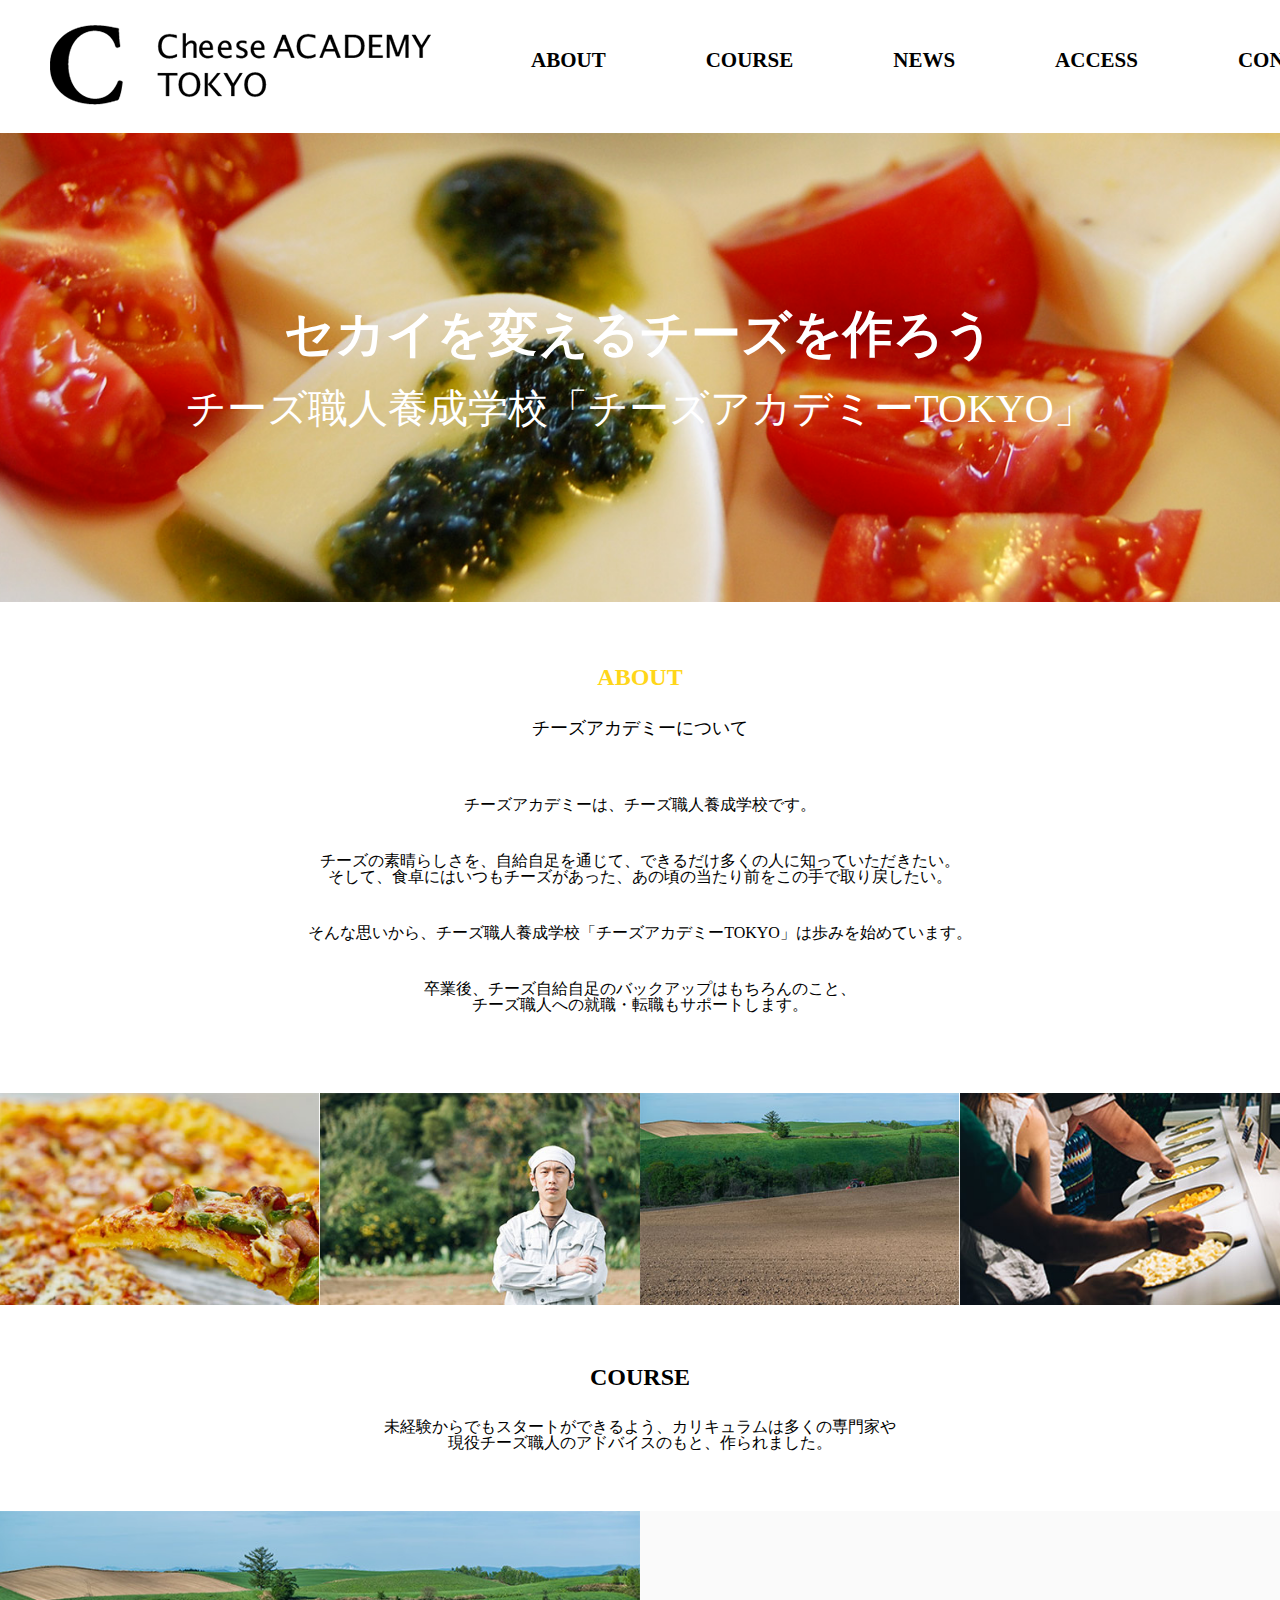
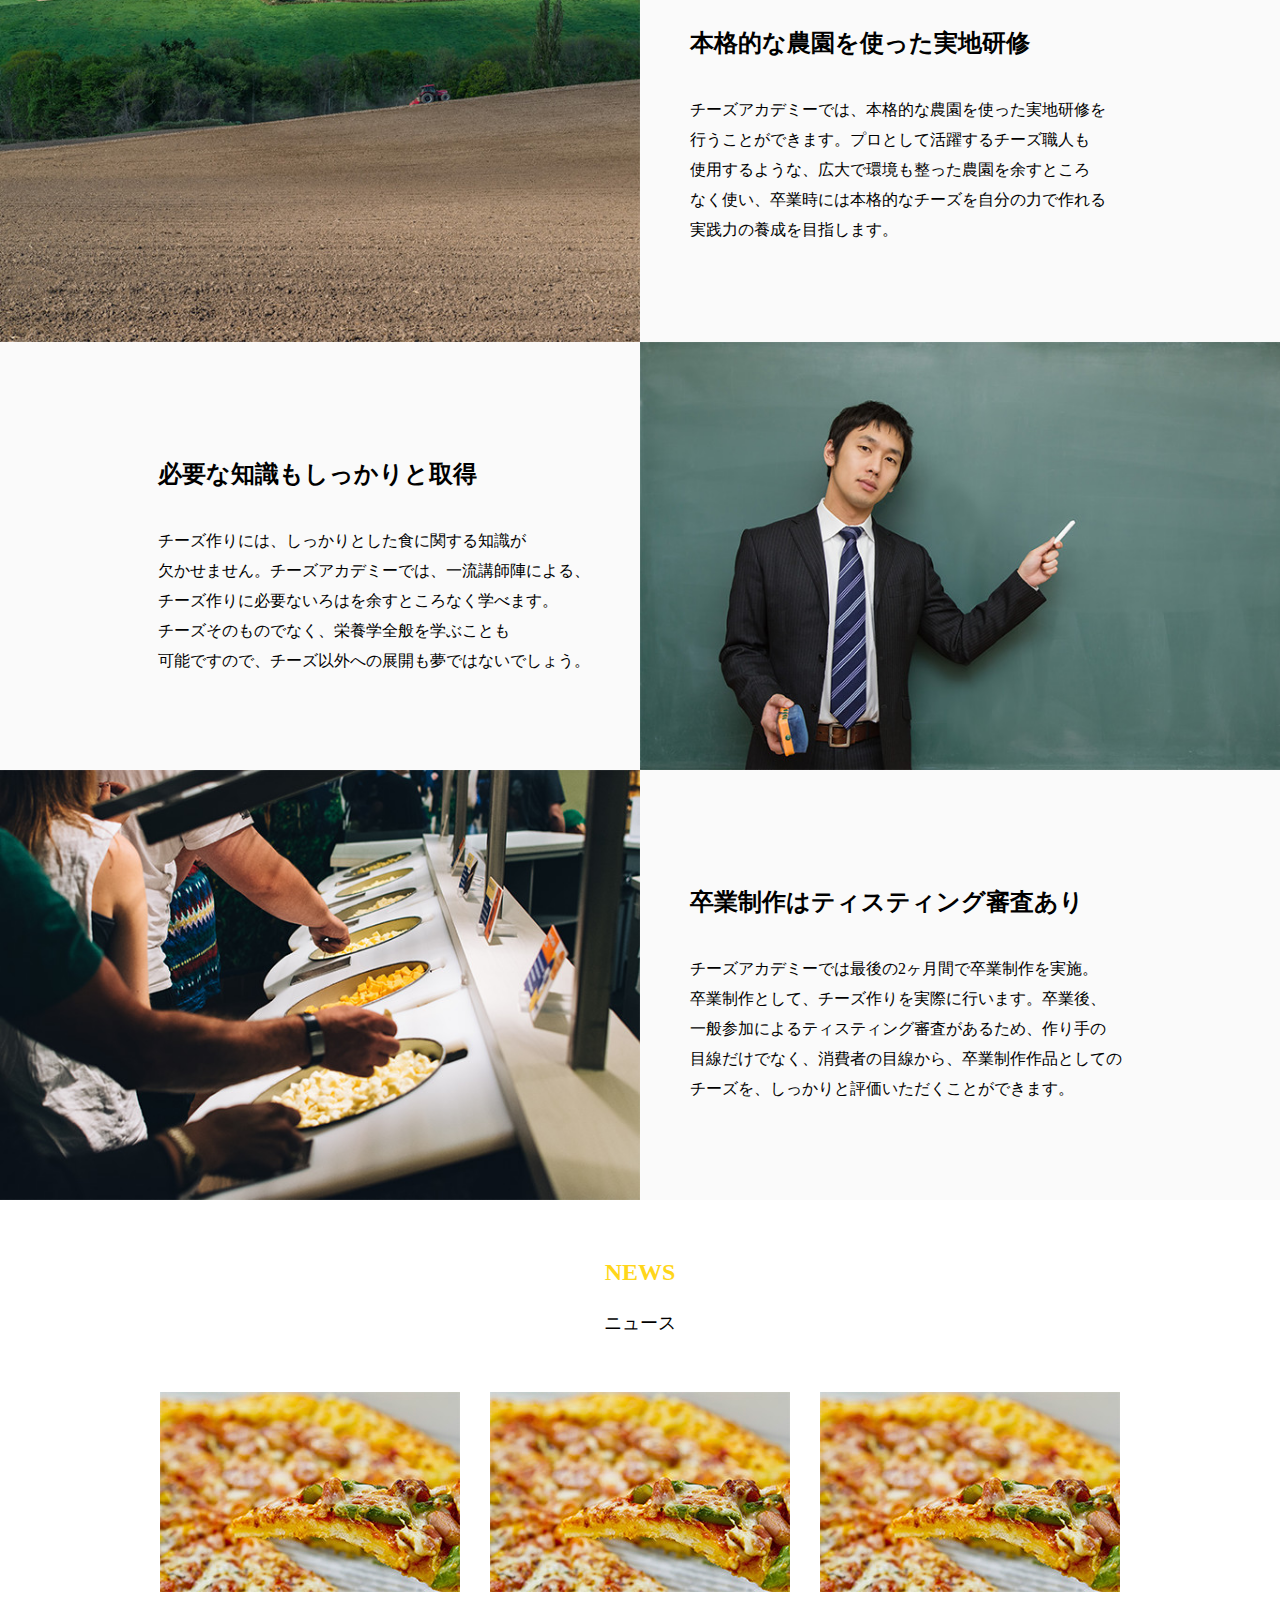
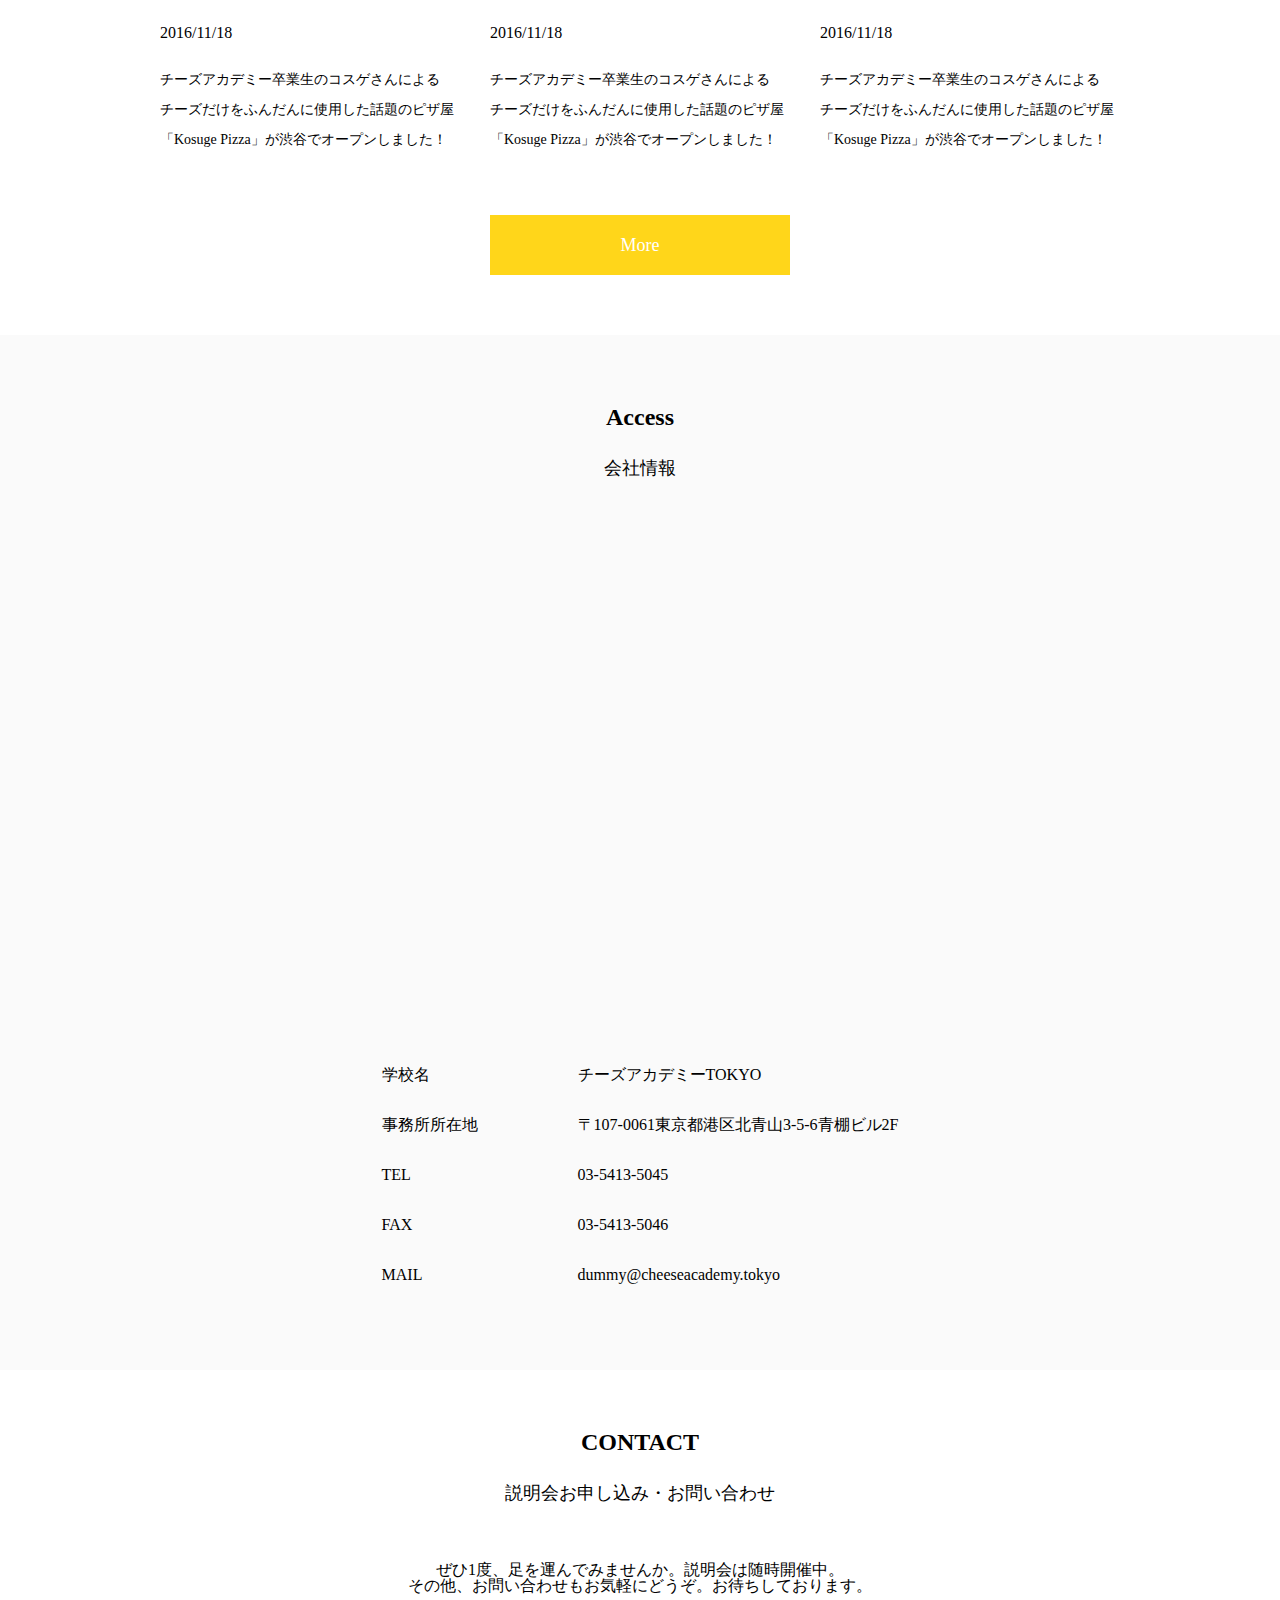
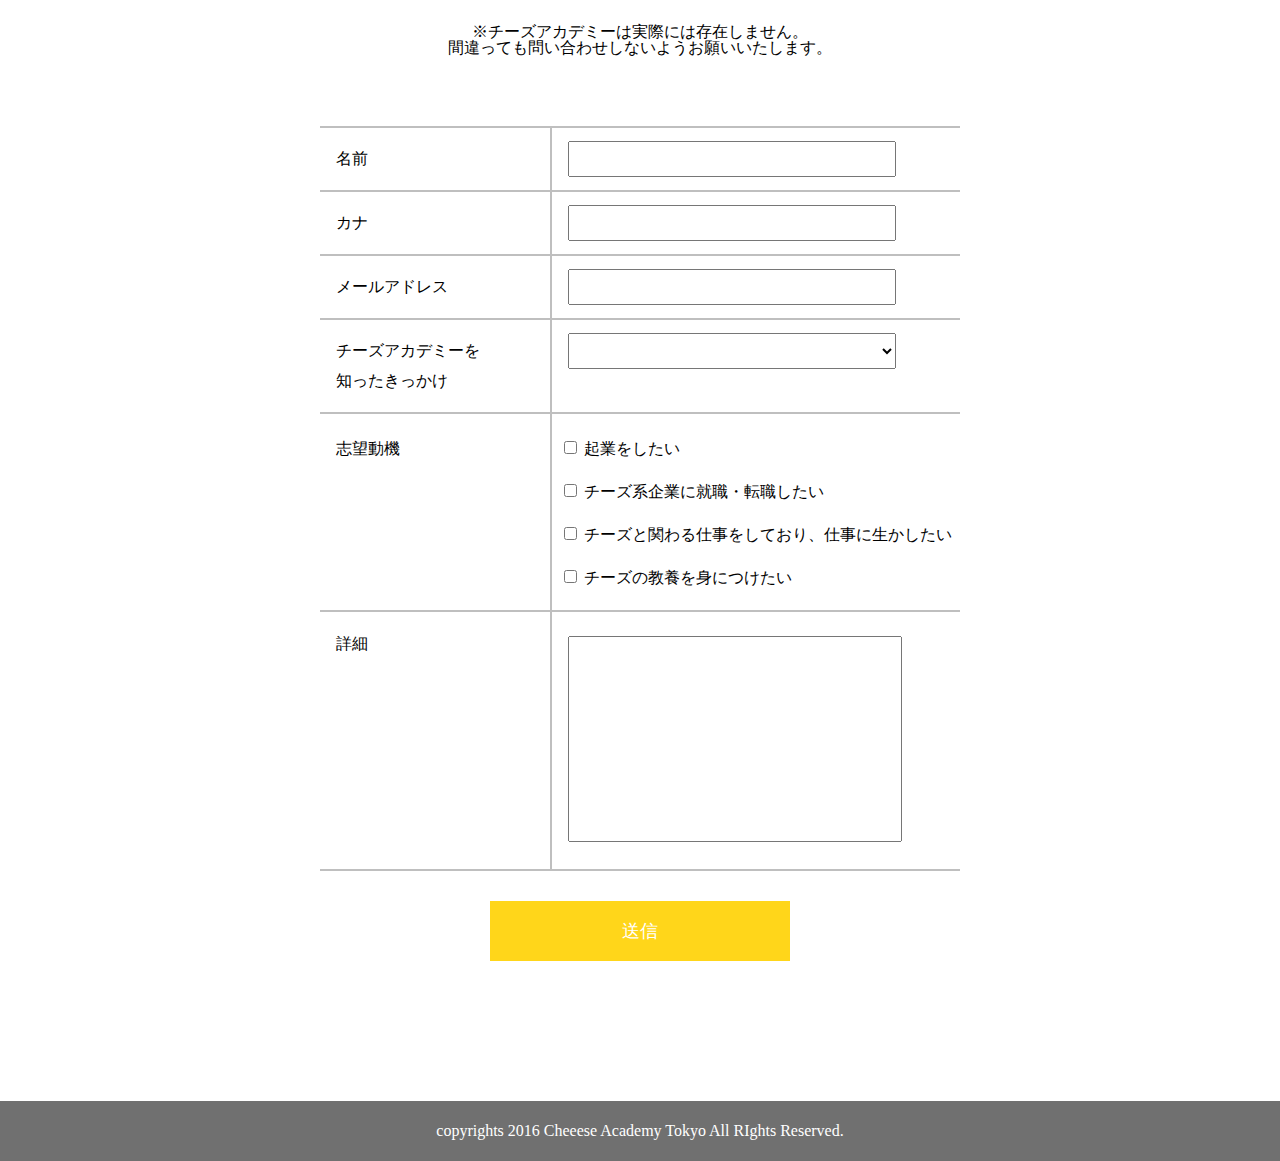
<file: html_moriguchi_32/index.html>
<!DOCTYPE html>
<html lang="ja">
<!-- 最初の設定は終わっています　必要な方は触ってください -->

<head>
  <meta charset="UTF-8">
  <meta name="viewport" content="width=device-width, initial-scale=1.0">
  <meta http-equiv="X-UA-Compatible" content="ie=edge">
  <title>チーズアカデミー</title>
  <link rel="stylesheet" href="css/reset.css">
  <link rel="stylesheet" href="css/style.css">
</head>
<!-- 最初の設定は終わっています　必要な方は触ってください -->

<body>
<div id="all">
  <!-- この中に記述していく -->
  <!-- ここから下にコードを書く -->
  
  <!-- ヘッダー -->
  <header class="header">
    <div class="head">
      <div class="logo">
        <img src="img/header_logo.png" alt="">
      </div>
      <div class="menulink">
        <div class="menu">
          <a href="#About">ABOUT</a>
        </div>
        <div class="menu">
          <a href="#Course">COURSE</a>
        </div>
        <div class="menu">
          <a href="#News">NEWS</a>
        </div>
        <div class="menu">
          <a href="#Access">ACCESS</a>
        </div>
        <div class="menu">
          <a href="#Contact">CONTACT</a>
        </div>
      </div>
    </div>  
 </header>

 <!-- メイン写真 -->
 <div class="main">
   <img src="img/mainbg.png" alt="" class="mainimage">
   <div class="title">
     <p class="title1">セカイを変えるチーズを作ろう</p>
     <p class="title2">チーズ職人養成学校「チーズアカデミーTOKYO」</p>
   </div>
 </div>

 <!-- ABOUT -->
 <h1 class="colortitle" id="About">ABOUT</h1>
 <h2>チーズアカデミーについて</h2>
 <p>チーズアカデミーは、チーズ職人養成学校です。</p>
  <div class="about-p1">
   <p>チーズの素晴らしさを、自給自足を通じて、できるだけ多くの人に知っていただきたい。</p>
   <p>そして、食卓にはいつもチーズがあった、あの頃の当たり前をこの手で取り戻したい。</p>
  </div>
  <p class="about-p2">そんな思いから、チーズ職人養成学校「チーズアカデミーTOKYO」は歩みを始めています。</p>
  <div class="about-p3">
   <p>卒業後、チーズ自給自足のバックアップはもちろんのこと、</p>
   <p>チーズ職人への就職・転職もサポートします。</p>
  </div>
  <div class="aboutphoto">
   <img src="img/about_04.jpg" alt="" class="aboutphoto1">
   <img src="img/about_03.jpg" alt="" class="aboutphoto2">
   <img src="img/about_02.jpg" alt="" class="aboutphoto3">
   <img src="img/about_01.jpg" alt="" class="aboutphoto4">
  </div>

 <!-- COURSE -->
 <h1 id="Course">COURSE</h1>
 <p class="course-p">
  未経験からでもスタートができるよう、カリキュラムは多くの専門家や<br>
  現役チーズ職人のアドバイスのもと、作られました。</p>
 <div class="course-text1-3">
   <img src="img/course_01.jpg" alt="" class="course-photo">
   <div class="course-d1-3">
     <h1 class="course-title1-3">本格的な農園を使った実地研修</h1>
     <p class="course-s1">チーズアカデミーでは、本格的な農園を使った実地研修を<br>
      行うことができます。プロとして活躍するチーズ職人も<br>
      使用するような、広大で環境も整った農園を余すところ<br>
      なく使い、卒業時には本格的なチーズを自分の力で作れる<br>
      実践力の養成を目指します。</p>
    </div>
  </div>
  <div class="course-text2">
    <div class="course-d2">
     <h1 class="course-title2">必要な知識もしっかりと取得</h1>
     <p class="course-s2">チーズ作りには、しっかりとした食に関する知識が<br>
      欠かせません。チーズアカデミーでは、一流講師陣による、<br>
      チーズ作りに必要ないろはを余すところなく学べます。<br>
      チーズそのものでなく、栄養学全般を学ぶことも<br>
      可能ですので、チーズ以外への展開も夢ではないでしょう。</p>
    </div>
    <img src="img/course_02.jpg" alt="" class="course-photo">
  </div>
  <div class="course-text1-3">
    <img src="img/course_03.jpg" alt="" class="course-photo">
    <div class="course-d1-3">
      <h1 class="course-title1-3">卒業制作はティスティング審査あり</h1>
      <p class="course-s3">チーズアカデミーでは最後の2ヶ月間で卒業制作を実施。<br>
      卒業制作として、チーズ作りを実際に行います。卒業後、<br>
      一般参加によるティスティング審査があるため、作り手の<br>
      目線だけでなく、消費者の目線から、卒業制作作品としての<br>
      チーズを、しっかりと評価いただくことができます。</p>
    </div>
  </div>

 <!-- NEWS -->
 <h1 class="colortitle" id="News">NEWS</h1>
 <h2>ニュース</h2>
 <div class="news">
   <div class="news-d">
     <img src="img/news_img.jpg" alt="">
     <p class="news-date">2016/11/18</p>
     <p class="news-p">チーズアカデミー卒業生のコスゲさんによる<br>
      チーズだけをふんだんに使用した話題のピザ屋<br>
      「Kosuge Pizza」が渋谷でオープンしました！</p>
   </div>
   <div class="news-d">
     <img src="img/news_img.jpg" alt="">
     <p class="news-date">2016/11/18</p>
     <p class="news-p">チーズアカデミー卒業生のコスゲさんによる<br>
        チーズだけをふんだんに使用した話題のピザ屋<br>
       「Kosuge Pizza」が渋谷でオープンしました！
      </p>
    </div>
    <div class="news-d">
      <img src="img/news_img.jpg" alt="">
      <p class="news-date">2016/11/18</p>
      <p class="news-p">チーズアカデミー卒業生のコスゲさんによる<br>
        チーズだけをふんだんに使用した話題のピザ屋<br>
        「Kosuge Pizza」が渋谷でオープンしました！
      </p>
    </div>
 </div>

 <!-- MORE -->
 <a href="#" class="more-button">More</a>
 

 <!-- ACCESS -->
 <div class="access-all" id="Access">
   <h1>Access</h1>
   <h2>会社情報</h2>
   <iframe src="https://www.google.com/maps/embed?pb=!1m18!1m12!1m3!1d3910.6480534968146!2d139.70399082549153!3d35.669514600679946!2m3!1f0!2f0!3f0!3m2!1i1024!2i768!4f13.1!3m3!1m2!1s0x60188c9fa9e2e881%3A0x35396adb5ba7ce03!2z44K444O844K644Ki44Kr44OH44Of44O85p2x5Lqs!5e0!3m2!1sja!2sjp!4v1684485304395!5m2!1sja!2sjp" width="600" height="450" style="border:0;" allowfullscreen="" loading="lazy" referrerpolicy="no-referrer-when-downgrade"></iframe>
   <div class="list">
     <ul class="list-name">
       <li>学校名</li>
       <li>事務所所在地</li>
       <li>TEL</li>
       <li>FAX</li>
       <li>MAIL</li>
     </ul>
     <ul class="list-d">
       <li>チーズアカデミーTOKYO</li>
       <li>〒107-0061東京都港区北青山3-5-6青棚ビル2F</li>
       <li>03-5413-5045</li>
       <li>03-5413-5046</li>
       <li>dummy@cheeseacademy.tokyo</li>
     </ul>
   </div>
 </div>
 

 <!-- CONTACT -->
 <h1 id="Contact">CONTACT</h1>
 <h2>説明会お申し込み・お問い合わせ</h2>
 <p class="contact-p1">ぜひ1度、足を運んでみませんか。説明会は随時開催中。<br>
   その他、お問い合わせもお気軽にどうぞ。お待ちしております。</p>
 <p class="contact-p2">※チーズアカデミーは実際には存在しません。<br>
   間違っても問い合わせしないようお願いいたします。</p>

 <!-- FORM -->
 <form action="">
    <table class="contact-table">
       <tr>
         <th class="contact-item">名前</th>
         <td class="contact-body">
           <input type="text" id="name" class="input1-4">
         </td>
       </tr>
       <tr>
         <th class="contact-item">カナ</th>
         <td class="contact-body">
           <input type="text" id="kana" class="input1-4">
         </td>
      </tr>
      <tr>
        <th class="contact-item">メールアドレス</th>
        <td class="contact-body">
          <input type="text" id="adress" class="input1-4">
        </td>
      </tr>
      <tr>
        <th class="contact-item">
            チーズアカデミーを<br>
            知ったきっかけ
        </th>
        <td class="contact-body">
          <select name="" id="chance" class="input1-4">
            <option value=""></option>
            <option value="">google検索</option>
            <option value="">SNS</option>
            <option value="">紹介</option>
            <option value="">たまたま通りかかった</option>
            <option value="">その他</option>
         </select>
        </td>
      </tr>
      <tr>
        <th class="contact-item">志望動機</th>
        <td class="contact-body">
           <label for="" class="checkbox">
             <input type="checkbox">
             <span>起業をしたい</span>
           </label>
           <label for="" class="checkbox">
             <input type="checkbox">
             <span>チーズ系企業に就職・転職したい</span>
           </label>
           <label for="" class="checkbox">
             <input type="checkbox">
             <span>チーズと関わる仕事をしており、仕事に生かしたい</span>
           </label>
           <label for="" class="checkbox">
             <input type="checkbox">
             <span>チーズの教養を身につけたい</span>
           </label>
        </td>
      </tr>
      <tr>
        <th class="contact-item-d">詳細</th>
        <td class="contact-body" >
          <textarea name="detail" cols="30" rows="10" class="textarea" ></textarea>
        </td>
      </tr>
    </table>
    <input class="submit-button" type="submit" value="送信">
 </form>


<!-- FOOTER -->
 <footer class="footer">
  copyrights 2016 Cheeese Academy Tokyo All RIghts Reserved.
 </footer>

  <!-- ここから上にコードを書く -->
  <!-- この中に記述していく -->
  <script src="https://code.jquery.com/jquery-3.2.1.min.js"></script>
  <script src="js/main.js"></script>
</div>
</body>

</html>
</file>
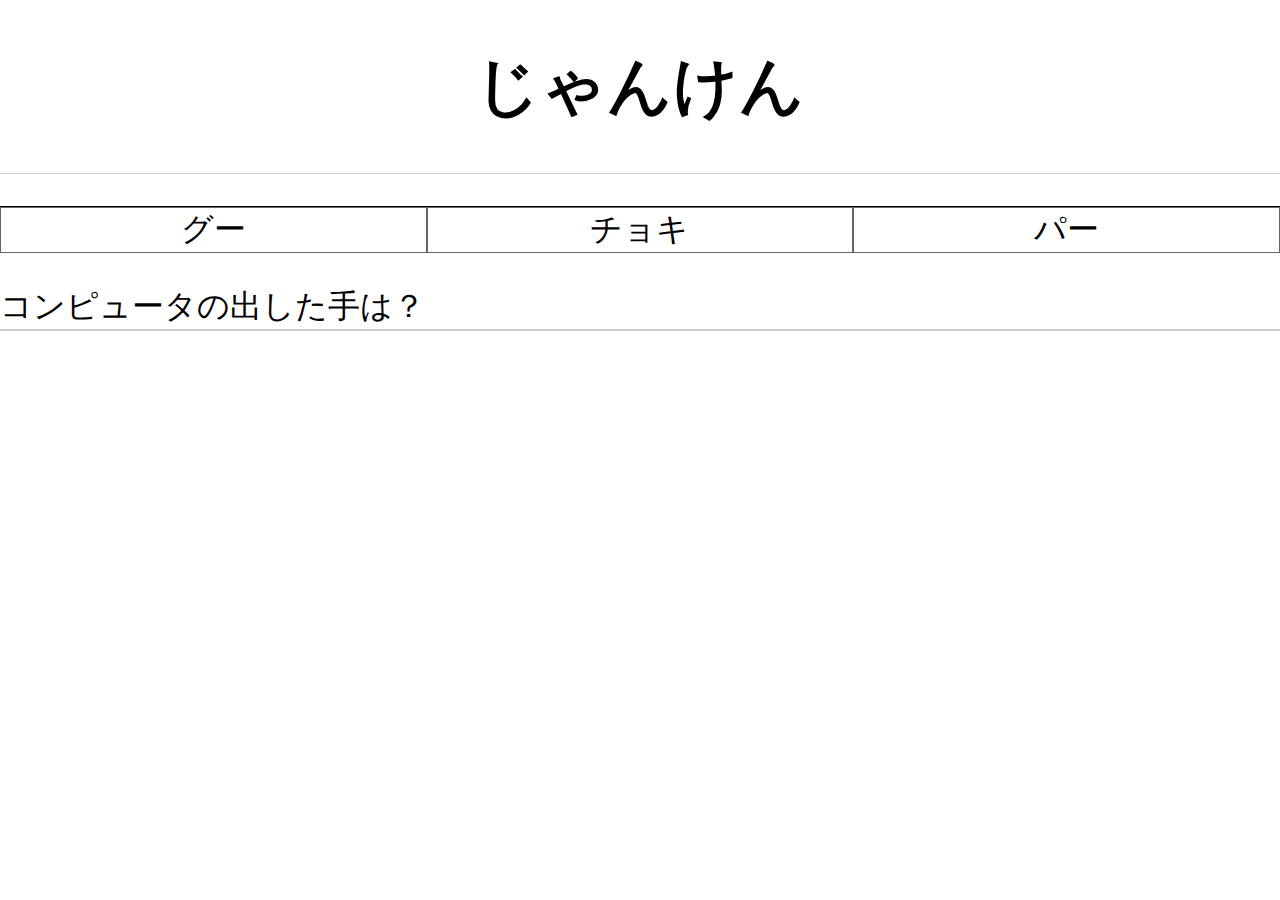
<file: kadai/janken_tpl.html>
<!DOCTYPE html>
<html>
<head>
<meta charset="utf-8">
<meta name="viewport" content="width=device-width">
<script src="js/jquery-2.1.3.min.js"></script>
<link rel="stylesheet" href="css/sample.css">
<title>じゃんけん</title>
</head>
<body>

<header>
  <h1>じゃんけん</h1>
</header>

<main>
 <div class="janken"><ul>
   <li id="gu_btn">グー</li>
   <li id="cho_btn">チョキ</li>
   <li id="par_btn">パー</li>
   </ul>
 </div> 
  
  <div>コンピュータの出した手は？<span id="cphands"></span></div>
  <div id="judgment"></div>
</main>

<footer></footer>
<script>
//じゃんけん用のSCRIPTを書いてください
$(document).ready(function(){

  $("#gu_btn").on("click", function(){
    let pgu = 1;
    let cp = Math.ceil(Math.random()*3);

    if (cp== 1 ) {
      $("#cphands").text("グー")
      $("#judgment").text("あいこ")
    } else if(cp== 2 ){
      $("#cphands").text("チョキ")
      $("#judgment").text("勝ち")
    } else if(cp== 3 ){
      $("#cphands").text("パー")
      $("#judgment").text("負け")
  }});

  $("#cho_btn").on("click", function(){
    let pgu = 2;
    let cp = Math.ceil(Math.random()*3);

    if (cp== 1 ) {
      $("#cphands").text("グー")
      $("#judgment").text("負け")
    } else if(cp== 2 ){
      $("#cphands").text("チョキ")
      $("#judgment").text("あいこ")
    } else if(cp== 3 ){
      $("#cphands").text("パー")
      $("#judgment").text("勝ち")
  }});

  $("#par_btn").on("click", function(){
    let pgu = 3;
    let cp = Math.ceil(Math.random()*3);

    if (cp== 1 ) {
      $("#cphands").text("グー")
      $("#judgment").text("勝ち")
    } else if(cp== 2 ){
      $("#cphands").text("チョキ")
      $("#judgment").text("負け")
    } else if(cp== 3 ){
      $("#cphands").text("パー")
      $("#judgment").text("あいこ")
  }});

});
</script>
</body>
</html>
</file>
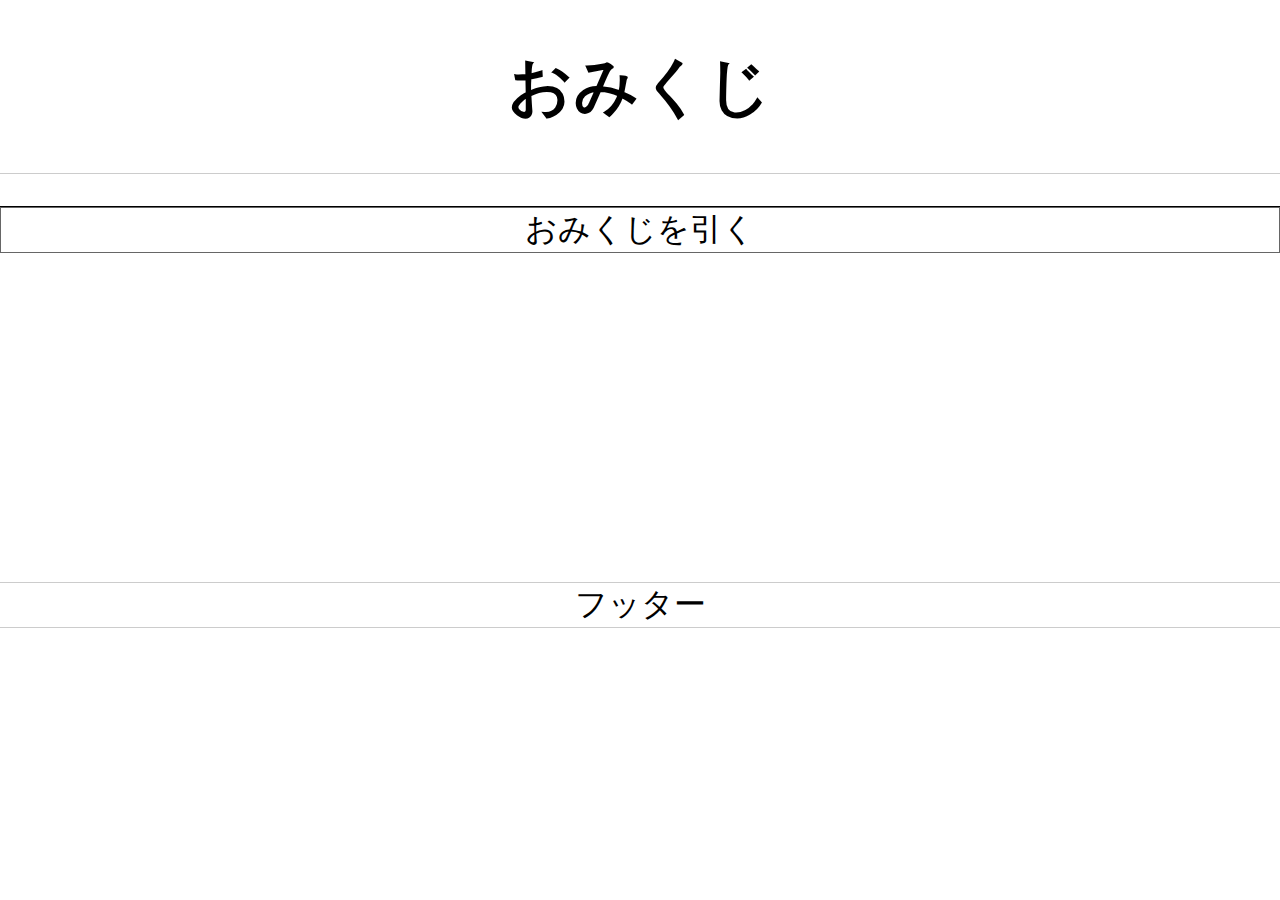
<file: kadai/omikuji_tpl.html>
<!DOCTYPE html>
<html>
<head>
<meta charset="utf-8">
<meta name="viewport" content="width=device-width">
<script src="js/jquery-2.1.3.min.js"></script>
<link rel="stylesheet" href="css/sample.css">
<title>おみくじ</title>
</head>
<body>

<header>
    <h1>おみくじ</h1>
</header>

<main>
    <ul>
        <li id="pull">おみくじを引く</li>
    </ul>
    <p id="echo"></p>
</main>

<footer>フッター</footer>
<script>






</script>
</body>
</html>
</file>
<file: html_moriguchi_32/css/style.css>
/* ここから下に記載していく */

#all {
    width: 100%;
    text-align: center;
}
body {
    font-family: "游ゴシック";
}
h1 {
    font-weight: bold;
    font-size: 24px;
    margin-top: 60px;
    margin-bottom: 30px;
}
h2 {
    font-size: 18px;
    margin-bottom: 60px;
}
.colortitle {
    color: #ffd61a;
}
a {
    color:inherit;
    text-decoration: none;
}

html {
    scroll-behavior: smooth;
}


/* ヘッダー */
.head {
    display: flex;
    justify-content:space-between ;
}
.logo {
    margin: 25px 50px;
}
.menulink {
    font-weight: bold;
    display: flex;
    font-size: 21px;
}
.menu {
    margin: 50px;
}


/* メイン */
.main {
    position: relative;   
}
.mainimage {
    width: 100%;
}
.title {
    position: absolute;
    top: 50%;
    left: 50%;
    transform: translate(-50%, -50%);
    color: white;
    white-space: nowrap;
}
.title1 {
    font-weight: bold;
    font-size: 50px;
    margin: 30px;
}
.title2 {
    font-size: 40px;
    margin: 30px;
}

/* About */
.about-p1 {
    margin: 40px;
}
.about-p2 {
    margin-bottom: 40px;
}
.about-p3 {
    margin-bottom: 80px;
}
.aboutphoto {
    display: flex;
}
.aboutphoto1 {
    width: 25%;
}
.aboutphoto2 {
    width: 25%;
}
.aboutphoto3 {
    width: 25%;
}
.aboutphoto4 {
    width: 25%;
}

/* Course */
.course-p {
    margin-bottom: 60px;
}
.course-text1-3 {
    display: flex;
}
.course-photo {
    width: 50%;
}
.course-d1-3 {
    width: 50%;
    text-align: left;
    background-color: #fafafa;
}
.course-title1-3 {
    margin-top: 120px;
    margin-left: 50px;
}
.course-s1 {
    margin-top: 40px;
    margin-left: 50px;
    width: 430px;
    line-height: 30px;
}
.course-text2 {
    display: flex;
    justify-content: flex-end;
    background-color: #fafafa;
}
.course-title2 {
    margin-top: 120px;
    text-align: left;
}
.course-s2 {
    margin-top: 40px;
    line-height: 30px;
    margin-right: 50px;
    text-align: left;
}
.course-s3 {
    margin-top: 40px;
    margin-left: 50px;
    width: 480px;
    line-height: 30px;
}

/* News */
.news {
    display: flex;
    justify-content: center;
}
.news-d {
    width: 300px;
    margin: 0 15px;
    text-align: left;
}
.news-date {
    margin-top: 30px;
    margin-bottom: 24px;
}
.news-p {
    font-size: 14px;
    line-height: 30px;
    margin-bottom: 60px;
}

/* More */
.more-button{
    width: 300px;
    height: 60px;
    font-size: 18px;
    color: white;
    background: #ffd61a;
    display: flex;
    justify-content: center;
    align-items: center;
    margin: 0 auto;
    transition: all .2s;
  }
  .more-button:hover {
    transform: scale(1.1, 1.1);
}


/* アクセス */
.access-all {
    background-color: #fafafa;
    margin-top: 60px;
    padding: 10px;
}
iframe {
    width: 100%;
}
.list {
    display: flex;
    justify-content: center;
    text-align: left;
    margin-top: 60px;
    margin-bottom: 60px;
    line-height: 50px;
}
.list-name {
    margin-right: 100px;
}

/* コンタクト */
.contact-p1 {
    margin-top: 60px;
}
.contact-p2 {
    margin-top: 30px;
    margin-bottom: 70px;
}

/* フォーム */
.contact-table {
    width: 640px;
    margin: 0 auto;
    margin-bottom: 30px;
}
.contact-item {
    text-align: left;
    padding-left: 16px;
    padding-top: 16px;
    padding-bottom: 16px;
    line-height: 30px;
}
.contact-item-d {
    text-align: left;
    padding-left: 16px;
    padding-top: 24px;
    padding-bottom: 16px;
    vertical-align: top;
}
.contact-body {
    width: 400px;
    text-align: left;
    padding-left: 8px;
}
th,
td {
    border-bottom: 2px solid #bfbfbf;
    border-top: 2px solid #bfbfbf;
}
th {
    border-right: 2px solid #bfbfbf;
}
.input1-4 {
    width: 328px;
    height: 36px;
    margin-left: 8px;
    box-sizing: border-box;
}
.checkbox {
    display: block;
    text-align: left;
    margin-top: 24px;
    margin-bottom: 24px;
}
.textarea {
    margin-left: 8px;
    margin-top: 24px;
    margin-bottom: 24px;
    resize: none;
    width: 328px;
    height: 200px;

}
.submit-button {
    width: 300px;
    height: 60px;
    font-size: 18px;
    border: none;
    color: white;
    background: #ffd61a;
    display: flex;
    justify-content: center;
    align-items: center;
    margin: 0 auto;
    transition: all .2s;
}
.submit-button:hover {
    transform: scale(1.1, 1.1);
}



/* フッター */
footer {
    margin-top: 140px;
    background-color: #707070;
    color: white;
    height: 60px;
    line-height: 60px;
}
</file>
<file: kadai/css/sample.css>
body{
    margin:0;
    padding:0;
    text-align:left;
    font-size: 32px;
}
header{
    background-color: #fff;
    border-bottom: 1px solid #ccc;
    text-align: center;
}
main{
    border-bottom:1px solid #ccc;
}
footer{
    background-color: #fff;
    border-bottom:1px solid #ccc;
    text-align: center;
}
p{
    font-size:200%;
    text-align: center;
    border-bottom:1px solid #fff;
    height:200px;
}
ul{
    padding: 0;
    border-top: 1px solid #000000;
    display:table;  /* 定義 */
    table-layout: fixed;
    width:100%;
}
li{
    text-align: center;
    list-style-type:none;
    border: 1px solid #666;
    background-color: #FFF;
    display:table-cell;  /* 定義 */
    cursor: pointer;
}
li:hover{
    background: #0066CC;
    color:#fff;
}
</file>
